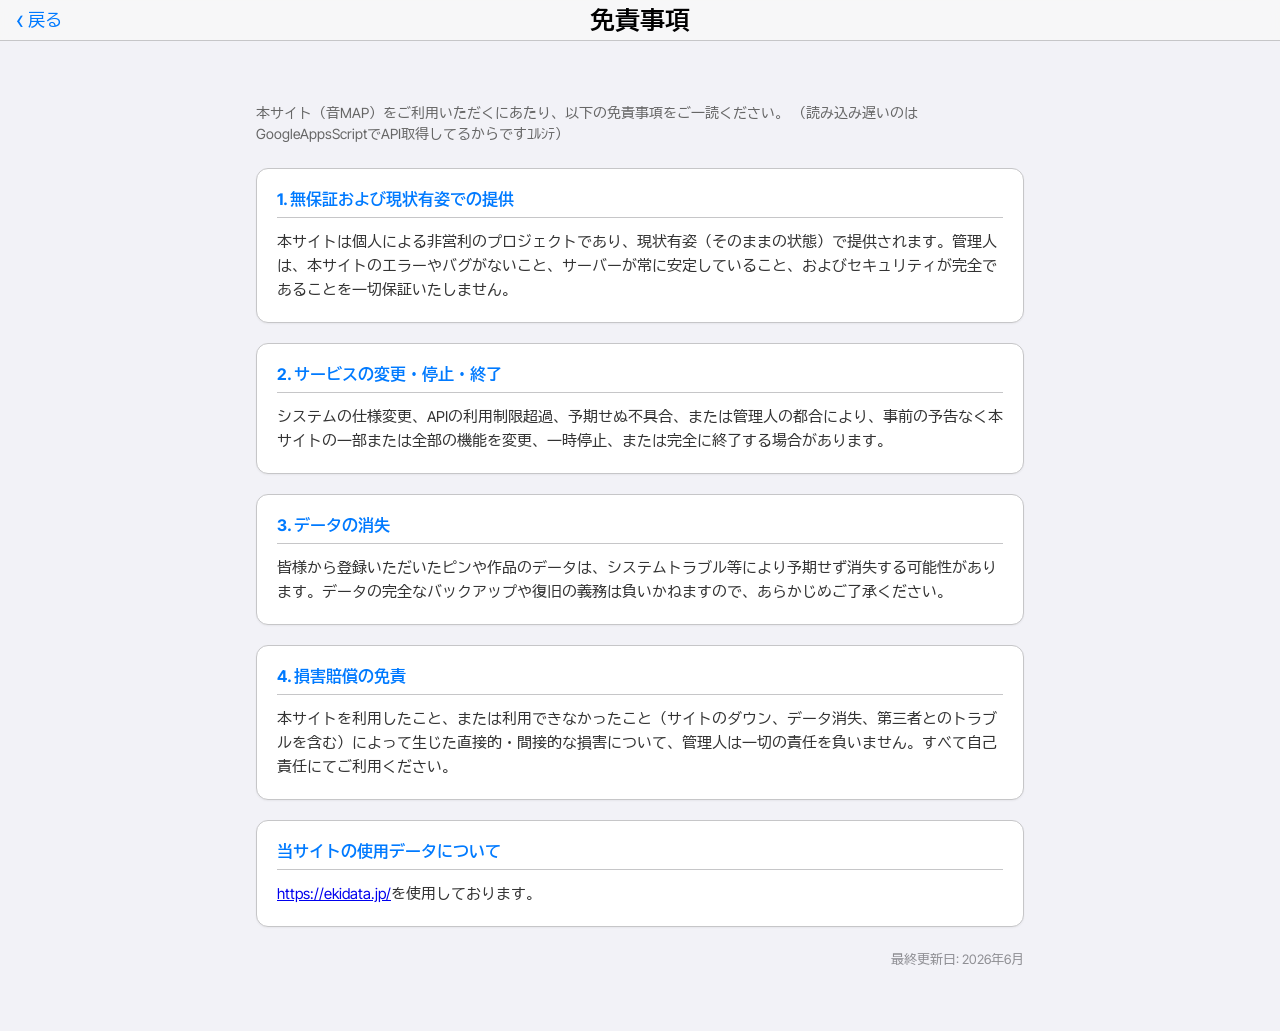
<file: policy.html>
<!DOCTYPE html>
<html lang="ja">
<head>
  <meta charset="UTF-8">
  <meta name="viewport" content="width=device-width, initial-scale=1.0, maximum-scale=1.0, user-scalable=no">
  <title>免責事項 - 音MAP</title>
  <link rel="stylesheet" href="css/style.css" />
  <style>
    .policy-container {
      padding: 24px 16px;
    }
    
    .policy-card {
      background: var(--ios-cell-bg);
      border-radius: 12px;
      padding: 20px;
      margin-bottom: 20px;
      border: 0.5px solid var(--ios-border);
      box-shadow: 0 1px 2px rgba(0,0,0,0.05);
    }

    .policy-card h2 {
      font-size: 16px;
      margin-top: 0;
      margin-bottom: 12px;
      color: var(--ios-blue);
      border-bottom: 1px solid var(--ios-border);
      padding-bottom: 8px;
    }

    .policy-card p {
      font-size: 15px;
      line-height: 1.6;
      color: #333;
      margin: 0;
    }

    .last-updated {
      text-align: right;
      font-size: 13px;
      color: #8E8E93;
      margin-top: 24px;
    }
  </style>
</head>
<body>

  <header>
    <a href="javascript:history.back()" class="header-btn back">戻る</a>
    <h1>免責事項</h1>
    <div class="header-spacer"></div>
  </header>

  <main>
    <div class="policy-container">
      
      <p style="font-size: 14px; color: #666; margin-bottom: 24px; line-height: 1.5;">
        本サイト（音MAP）をご利用いただくにあたり、以下の免責事項をご一読ください。
        （読み込み遅いのはGoogleAppsScriptでAPI取得してるからですﾕﾙｼﾃ）
      </p>

      <div class="policy-card">
        <h2>1. 無保証および現状有姿での提供</h2>
        <p>本サイトは個人による非営利のプロジェクトであり、現状有姿（そのままの状態）で提供されます。管理人は、本サイトのエラーやバグがないこと、サーバーが常に安定していること、およびセキュリティが完全であることを一切保証いたしません。</p>
      </div>

      <div class="policy-card">
        <h2>2. サービスの変更・停止・終了</h2>
        <p>システムの仕様変更、APIの利用制限超過、予期せぬ不具合、または管理人の都合により、事前の予告なく本サイトの一部または全部の機能を変更、一時停止、または完全に終了する場合があります。</p>
      </div>

      <div class="policy-card">
        <h2>3. データの消失</h2>
        <p>皆様から登録いただいたピンや作品のデータは、システムトラブル等により予期せず消失する可能性があります。データの完全なバックアップや復旧の義務は負いかねますので、あらかじめご了承ください。</p>
      </div>

      <div class="policy-card">
        <h2>4. 損害賠償の免責</h2>
        <p>本サイトを利用したこと、または利用できなかったこと（サイトのダウン、データ消失、第三者とのトラブルを含む）によって生じた直接的・間接的な損害について、管理人は一切の責任を負いません。すべて自己責任にてご利用ください。</p>
      </div>

      <div class="policy-card">
        <h2>当サイトの使用データについて</h2>
        <p><a href="https://ekidata.jp/">https://ekidata.jp/</a>を使用しております。</p>
      </div>

      <div class="last-updated">
        最終更新日: 2026年6月
      </div>

    </div>
  </main>

</body>
</html>
</file>
<file: css/style.css>
@import url('https://fonts.googleapis.com/css2?family=BIZ+UDGothic&family=Inter+Tight:ital,wght@0,100..900;1,100..900&display=swap');



:root {
  --ios-bg: #F2F2F7;
  --ios-blue: #007AFF;
  --ios-header-bg: rgba(248, 248, 248, 0.9);
  --ios-border: #C6C6C8;
  --ios-cell-bg: #FFFFFF;
}

body, html {
  margin: 0; padding: 0; height: 100%;
  font-family: "Inter Tight", "BIZ UDGothic", sans-serif;
  background-color: var(--ios-bg);
  -webkit-font-smoothing: antialiased;
  color: #000;
  width: 800px;
  margin-left: auto;
  margin-right: auto;
}
/* 追加：フォーム部品にフォントを継承させる */
input, select, button, textarea {
  font-family: inherit;
}
/* 追加：Leafletのデフォルトフォント設定を上書きする */
.leaflet-container {
  font-family: "Inter Tight", "BIZ UDGothic", sans-serif;
}
/* ナビゲーションバー */
header {
  position: fixed;
  top: 0; left: 0; right: 0;
  height: 40px;
  padding-top: env(safe-area-inset-top, 20px);
  background: var(--ios-header-bg);
  backdrop-filter: blur(10px);
  -webkit-backdrop-filter: blur(10px);
  border-bottom: 0.5px solid var(--ios-border);
  display: flex;
  align-items: center;
  justify-content: space-between;
  padding: 0 16px;
  z-index: 1000;
}

header h1 {
  font-size: 25px;
  font-weight: 600;
  margin: 0;
  position: absolute;
  left: 50%;
  transform: translateX(-50%);
}

.header-btn {
  font-size: 17px;
  color: var(--ios-blue);
  text-decoration: none;
}



.header-btn.back {
  display: flex;
  align-items: center;
}
.header-btn.back::before {
  content: '‹';
  font-size: 26px;
  margin-right: 4px;
  line-height: 1;
}

.header-spacer { width: 50px; } /* レイアウト調整用 */

/* リストフォーム共通 */
main {
  padding-top: calc(64px + env(safe-area-inset-top, 20px));
  padding-bottom: 40px;
}

.section-title {
  font-size: 13px;
  color: #6D6D72;
  text-transform: uppercase;
  margin: 20px 16px 8px;
}

.list-group {
  background: var(--ios-cell-bg);
  border-top: 0.5px solid var(--ios-border);
  border-bottom: 0.5px solid var(--ios-border);
}

.list-cell {
  display: flex;
  align-items: center;
  padding: 12px 16px;
  position: relative;
}

.list-cell:not(:last-child)::after {
  content: '';
  position: absolute;
  bottom: 0; left: 16px; right: 0;
  height: 0.5px;
  background-color: var(--ios-border);
}

.list-cell label {
  width: 100px;
  font-size: 17px;
  flex-shrink: 0;
}

.list-cell input, .list-cell select {
  flex-grow: 1;
  border: none;
  background: transparent;
  font-size: 17px;
  color: var(--ios-blue);
  text-align: right;
  outline: none;
  appearance: none;
}

.list-cell input::placeholder { color: #C7C7CC; }
.list-cell select { direction: rtl; }
.list-cell select option { direction: ltr; }

/* ボタン類 */
.btn-container { padding: 24px 16px; }
.submit-btn {
  width: 100%;
  background-color: var(--ios-blue);
  color: white;
  border: none;
  padding: 14px;
  font-size: 17px;
  font-weight: 600;
  border-radius: 12px;
  cursor: pointer;
}
.submit-btn:disabled { background-color: #A2C8F2; }

/* ポップアップ */
.leaflet-popup-content-wrapper { border-radius: 3px; }
.popup-title { font-weight: bold; font-size: 15px; margin-bottom: 4px; }
.popup-meta { color: #8E8E93; font-size: 13px; margin-bottom: 8px; }
.popup-link { display: block; color: var(--ios-blue); text-decoration: none; font-weight: 500; }


@media screen and (max-width: 600px) {
  body, html {
    width: 95%;
    margin: 0 auto;
  }

  header {
    padding: 0 12px;
  }
  
}

.inter-tight {
  font-family: "Inter Tight", sans-serif;
  font-optical-sizing: auto;
  font-style: normal;
}

.biz-udgothic-regular {
  font-family: "BIZ UDGothic", sans-serif;
  font-weight: 400;
  font-style: normal;
}
</file>
